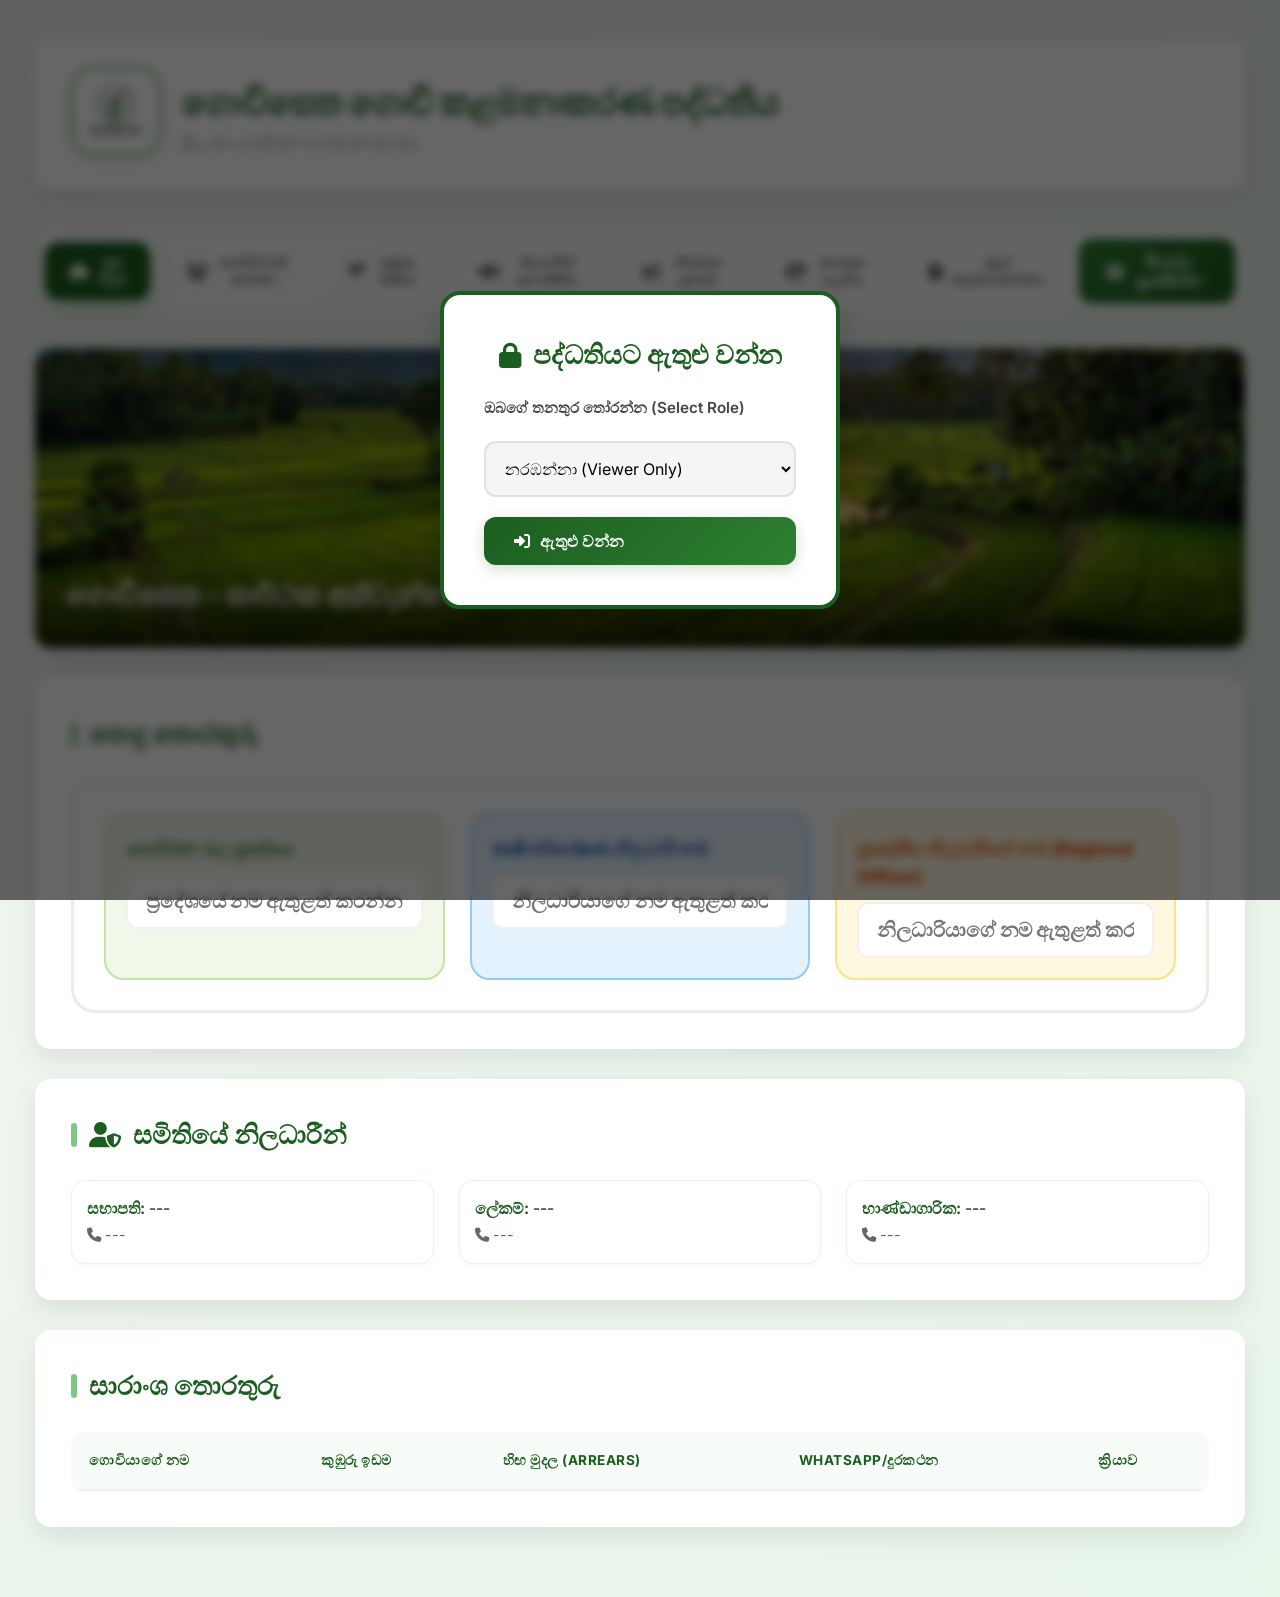
<file: index.html>
<!DOCTYPE html>
<html lang="si">
<head>
  <meta charset="UTF-8">
  <meta name="viewport" content="width=device-width, initial-scale=1.0">
  <title>ගොවියාගේ විස්තර - Goviyage Wisthara</title>
  <link rel="stylesheet" href="style.css">
  <link rel="stylesheet" href="https://cdnjs.cloudflare.com/ajax/libs/font-awesome/6.4.0/css/all.min.css">
  <link href="https://fonts.googleapis.com/css2?family=Inter:wght@400;600;700&family=Noto+Sans+Sinhala:wght@400;700&display=swap" rel="stylesheet">
  <link rel="icon" id="dynamic-favicon" href="logo.png">
  <link rel="manifest" href="manifest.json">
  <meta name="apple-mobile-web-app-capable" content="yes">
  <meta name="apple-mobile-web-app-status-bar-style" content="black-translucent">
  <meta name="theme-color" content="#1b5e20">
  <link rel="apple-touch-icon" href="logo.png">
  <style>
    body { font-family: 'Inter', 'Noto Sans Sinhala', sans-serif; }
  </style>
</head>
<body>
  <!-- Login Modal -->
  <div id="login-modal" class="modal" style="display: none;">
    <div class="modal-content">
      <h2><i class="fas fa-lock"></i> පද්ධතියට ඇතුළු වන්න</h2>
      <div class="form-group" style="text-align: left;">
        <label>ඔබගේ තනතුර තෝරන්න (Select Role)</label>
        <select id="role-select" class="login-input">
          <option value="viewer">නරඹන්නා (Viewer Only)</option>
          <option value="treasurer">භාණ්ඩාගාරික (Treasurer)</option>
          <option value="admin">ප්‍රධාන පරිපාලක (Admin / President)</option>
        </select>
      </div>
      <div class="form-group" id="password-group" style="display: none; text-align: left; margin-top: 15px;">
        <label>මුරපදය (Password)</label>
        <input type="password" id="login-password" class="login-input" placeholder="මුරපදය ඇතුළත් කරන්න">
      </div>
      <button id="login-btn" class="btn-primary" style="width: 100%; margin-top: 20px;"><i class="fas fa-sign-in-alt"></i> ඇතුළු වන්න</button>
    </div>
  </div>

  <div class="container">
    <header>
      <div class="logo-section">
        <label for="logo-upload" style="cursor: pointer;">
          <img id="logo-preview" src="logo.png" alt="Logo">
          <input type="file" id="logo-upload" accept="image/*" style="display: none;">
        </label>
        <div class="header-info">
          <h1 id="header-title">ගොවිසෙත ගොවි කළමනාකරණ පද්ධතිය</h1>
          <p>ශ්‍රී ලංකා ගොවිජන සංවර්ධන ද්වාරය</p>
        </div>
      </div>
      <div class="header-right" id="header-action-area" style="display: flex; gap: 10px; align-items: center;">
        <button id="logout-btn" class="btn-primary" style="background: #e53935; display: none; padding: 10px 15px; font-size: 0.9rem;"><i class="fas fa-sign-out-alt"></i></button>
      </div>
    </header>

    <nav>
      <button class="nav-btn active" data-section="home"><i class="fas fa-home"></i> මුල් පිටුව</button>
      <button class="nav-btn" data-section="farmers"><i class="fas fa-users"></i> ගොවීන් එක් කරන්න</button>
      <button class="nav-btn" data-section="paddy"><i class="fas fa-seedling"></i> කුඹුරු විස්තර</button>
      <button class="nav-btn" data-section="society"><i class="fas fa-handshake"></i> නිලධාරීන් සහ සමිතිය</button>
      <button class="nav-btn" data-section="notices"><i class="fas fa-bullhorn"></i> නිවේදන පුවරුව</button>
      <button class="nav-btn" data-section="gallery"><i class="fas fa-images"></i> ඡායාරූප ගැලරිය</button>
      <button class="nav-btn" data-section="finance"><i class="fas fa-file-invoice-dollar"></i> මුදල් කළමනාකරණය</button>
      <button id="save-all-btn" class="btn-primary save-nav-btn admin-only"><i class="fas fa-save"></i> සියල්ල සුරකින්න</button>
    </nav>

    <!-- Home Section -->
    <section id="home" class="section active">
      <div class="hero-section">
        <img src="paddy_field.png" alt="Paddy Field" class="hero-img">
        <div class="hero-overlay">
          <h2>ගොවිසෙත - සාර්ථක අස්වැන්නක මග</h2>
        </div>
      </div>
      <div class="card">
        <h2>පොදු තොරතුරු</h2>
        <div class="form-grid info-highlight-grid">
          <div class="form-group highlight-box area-box">
            <label class="color-label">ගොවිජන බල ප්‍රදේශය</label>
            <input type="text" id="area-input" class="color-input" placeholder="ප්‍රදේශයේ නම ඇතුළත් කරන්න">
          </div>
          <div class="form-group highlight-box officer-box">
            <label class="color-label">කෘෂි පර්යේෂණ නිලධාරී නම</label>
            <input type="text" id="officer-name" class="color-input" placeholder="නිලධාරියාගේ නම ඇතුළත් කරන්න">
          </div>
          <div class="form-group highlight-box owner-box">
            <label class="color-label">ප්‍රාදේශීය නිලධාරීගේ නම (Regional Officer)</label>
            <input type="text" id="owner-name" class="color-input" placeholder="නිලධාරියාගේ නම ඇතුළත් කරන්න">
          </div>
        </div>
      </div>
      <div class="card">
        <h2><i class="fas fa-user-shield"></i> සමිතියේ නිලධාරීන්</h2>
        <div id="officers-summary" class="form-grid">
           <!-- Officers will be listed here with WhatsApp -->
        </div>
      </div>
      <div class="card">
        <h2>සාරාංශ තොරතුරු</h2>
        <table id="summary-table">
          <thead>
            <tr>
              <th>ගොවියාගේ නම</th>
              <th>කුඹුරු ඉඩම</th>
              <th>හිඟ මුදල (Arrears)</th>
              <th>WhatsApp/දුරකථන</th>
              <th class="action-col admin-only">ක්‍රියාව</th>
            </tr>
          </thead>
          <tbody id="summary-list">
            <!-- Summary rows will be added here -->
          </tbody>
        </table>
      </div>
    </section>

    <!-- Farmers Management Section -->
    <section id="farmers" class="section">
      <div class="card">
        <h2><i class="fas fa-search"></i> ගොවීන් සොයන්න (සොයා බැලීම)</h2>
        <div class="form-group">
          <label>ගොවියාගේ නම, හැඳුනුම්පත් අංකය හෝ කුඹුරේ නම ඇතුළත් කරන්න</label>
          <div style="position: relative;">
            <input type="text" id="farmer-search" placeholder="සෙවීමට මෙහි ටයිප් කරන්න...">
            <div id="search-results" class="search-suggestions" style="display: none;"></div>
          </div>
        </div>
      </div>
      <div class="card admin-only">
        <h2 id="form-title">ගොවි විස්තර පෝරමය</h2>
        <form id="farmer-form">
          <input type="hidden" id="f-id">
          <div class="form-grid">
            <div class="form-group">
              <label>ගොවියාගේ නම (Nama)</label>
              <input type="text" id="f-name" required placeholder="සම්පූර්ණ නම">
            </div>
            <div class="form-group">
              <label>උපන් දිනය (Upandinaya)</label>
              <input type="date" id="f-dob" required>
            </div>
            <div class="form-group">
              <label>හැඳුනුම්පත් අංකය (Hadunumpath ankaya)</label>
              <input type="text" id="f-nic" required placeholder="NIC අංකය">
            </div>
            <div class="form-group">
              <label>ලිපිනය (Lipinaya)</label>
              <input type="text" id="f-address" required placeholder="නිවසේ ලිපිනය">
            </div>
            <div class="form-group">
              <label>WhatsApp / දුරකථන අංකය (ප්‍රධාන)</label>
              <input type="tel" id="f-tel-main" required placeholder="07xxxxxxxx">
            </div>
            <div class="form-group">
              <label>විකල්ප දුරකථන අංක 1</label>
              <input type="tel" id="f-tel-1" placeholder="ඇත්නම් පමණක්">
            </div>
            <div class="form-group">
              <label>වාර්ෂික සමාජික ගාස්තුව (Rs.)</label>
              <input type="number" id="f-membership-fee" value="120" placeholder="උදා: 120">
            </div>
            <div class="form-group" style="grid-column: span 2;">
              <label>ගෙවූ වසරවල් (කොමා මගින් වෙන් කරන්න)</label>
              <input type="text" id="f-paid-years" placeholder="උදා: 2022, 2023, 2024">
            </div>
            <div class="form-group" style="grid-column: span 1;">
              <label>බැංකුවේ නම</label>
              <input type="text" id="f-bank-name" placeholder="බැංකුවේ නම">
            </div>
            <div class="form-group">
              <label>බැංකු ශාඛාව (Shakawa)</label>
              <input type="text" id="f-bank-branch" placeholder="ශාඛාව">
            </div>
            <div class="form-group">
              <label>ගිණුම් අංකය (Ginum ankaya)</label>
              <input type="text" id="f-bank-acc" placeholder="ගිණුම් අංකය">
            </div>
            <div class="form-group">
              <label>බැංකු හැඳුනුම් අංකය</label>
              <input type="text" id="f-bank-id" placeholder="Bank ID">
            </div>
          </div>
          <button type="submit" id="farmer-submit-btn" class="btn-primary" style="margin-top: 20px;"><i class="fas fa-plus"></i> ගොවි ගිණුම එක් කරන්න</button>
          <button type="button" id="clear-form-btn" class="btn-primary" style="margin-top: 20px; background: #666; display: none;"><i class="fas fa-times"></i> පිරිසිදු කරන්න</button>
        </form>
      </div>
    </section>

    <!-- Paddy Fields Section -->
    <section id="paddy" class="section">
      <div class="card admin-only">
        <h2>කුඹුරු ඉඩම් තොරතුරු</h2>
        <div class="form-grid">
           <div class="form-group">
              <label>ගොවියා තෝරන්න</label>
              <select id="paddy-farmer-select">
                <option value="">ගොවියෙකු තෝරන්න</option>
              </select>
            </div>
            <div class="form-group">
              <label>කුඹුරේ නම (Kubure Nama)</label>
              <input type="text" id="p-name" placeholder="කුඹුරේ නම ඇතුළත් කරන්න">
            </div>
            <div class="form-group">
              <label>ප්‍රමාණය (Kubure Pramanaya)</label>
              <input type="text" id="p-size" placeholder="උදා: අක්කර 2">
            </div>
            <div class="form-group">
              <label>වී වර්ගය (Wee wargaya)</label>
              <input type="text" id="p-variety" placeholder="උදා: කීරි සම්බා">
            </div>
        </div>
        <button id="add-paddy-btn" class="btn-primary" style="margin-top: 20px;"><i class="fas fa-seedling"></i> කුඹුරු විස්තර සුරකින්න</button>
      </div>
    </section>

    <!-- Society Section -->
    <section id="society" class="section">
      <div class="card">
        <h2>සමිතිය සහ නිලධාරීන්</h2>
        <div class="form-grid">
          <div class="form-group">
            <label>සභාපති (Sabhapathi) නම</label>
            <input type="text" id="soc-pres-name">
            <label>WhatsApp අංකය</label>
            <input type="tel" id="soc-pres-tel">
          </div>
          <div class="form-group">
            <label>ලේකම් (Lekam) නම</label>
            <input type="text" id="soc-sec-name">
            <label>WhatsApp අංකය</label>
            <input type="tel" id="soc-sec-tel">
          </div>
          <div class="form-group">
            <label>භාණ්ඩාගාරික (Bhamdagari) නම</label>
            <input type="text" id="soc-tre-name">
            <label>WhatsApp අංකය</label>
            <input type="tel" id="soc-tre-tel">
          </div>
        </div>
      </div>
    </section>

    <!-- Notices Section -->
    <section id="notices" class="section">
      <div class="card admin-only">
        <h2>නිවේදනයක් නිර්මාණය කරන්න (Denweem Puwaruwa)</h2>
        <div class="form-group">
          <label>පණිවිඩය</label>
          <textarea id="notice-msg" rows="4" placeholder="ගොවීන්/නිලධාරීන් සඳහා පණිවිඩයක් ලියන්න..."></textarea>
        </div>
        <div style="display: flex; gap: 10px; margin-top: 15px; flex-wrap: wrap;">
          <button id="send-all-wa" class="btn-whatsapp"><i class="fab fa-whatsapp"></i> සියල්ලන්ටම යවන්න (WhatsApp)</button>
          <button id="send-officers-wa" class="btn-whatsapp" style="background: #128C73;"><i class="fab fa-whatsapp"></i> නිලධාරීන්ට යවන්න</button>
          <button id="post-notice" class="btn-primary" style="background: #007bff;"><i class="fas fa-thumbtack"></i> පුවරුවේ පළ කරන්න</button>
        </div>
      </div>
      <div class="card">
        <h2>මෑතකදී පළ කළ නිවේදන</h2>
        <div id="notice-list" class="notice-board">
          <!-- Notices here -->
        </div>
      </div>
    </section>

    <!-- Gallery Section -->
    <section id="gallery" class="section">
      <div class="card admin-only">
        <h2>ඡායාරූප ගැලරිය (සමරු ඡායාරූප)</h2>
        <div class="form-grid">
          <div class="form-group">
            <label>ඡායාරූපය තෝරන්න</label>
            <input type="file" id="gal-photo" accept="image/*">
          </div>
          <div class="form-group">
            <label>උත්සවයේ නම (Uthsawaye Nama)</label>
            <input type="text" id="gal-event" placeholder="උත්සවයේ නම">
          </div>
          <div class="form-group">
            <label>දිනය (Dinaya)</label>
            <input type="date" id="gal-date">
          </div>
        </div>
        <button id="upload-gal-btn" class="btn-primary" style="margin-top: 20px;"><i class="fas fa-upload"></i> ගැලරියට එක් කරන්න</button>
      </div>
      <div class="gallery-grid" id="gallery-container">
        <!-- Gallery items here -->
      </div>
    </section>

    <!-- Finance Section -->
    <section id="finance" class="section">
      <div class="card finance-only">
        <h2><i class="fas fa-hand-holding-usd"></i> ආදායම් සහ වියදම් කළමනාකරණය</h2>
        <div class="form-grid">
          <div class="card" style="padding: 20px; border: 1px solid #e1e1e1;">
            <h3>ආදායම එක් කරන්න</h3>
            <div class="form-group">
              <label>මූලාශ්‍රය</label>
              <select id="inc-source">
                <option value="Fuel Tank">තෙල් ටැංකියෙන් ලැබෙන මුදල</option>
                <option value="Contract">කොන්ත්‍රාත් වලින් ලැබෙන මුදල</option>
                <option value="Membership">සමාජික මුදල්</option>
                <option value="Interest">බැංකු පොලිය</option>
                <option value="Other">වෙනත්</option>
              </select>
            </div>
            <div class="form-group">
              <label>මුදල (Rs.)</label>
              <input type="number" id="inc-amount" placeholder="0.00">
            </div>
            <div class="form-group">
              <label>දිනය</label>
              <input type="date" id="inc-date">
            </div>
            <button id="add-income-btn" class="btn-primary" style="margin-top: 10px; width: 100%;"><i class="fas fa-plus"></i> ආදායම සුරකින්න</button>
          </div>

          <div class="card" style="padding: 20px; border: 1px solid #e1e1e1;">
            <h3>වියදම එක් කරන්න</h3>
            <div class="form-group">
              <label>වර්ගය</label>
              <select id="exp-category">
                <option value="Stationery">ලිපි ද්‍රව්‍ය (Stationery)</option>
                <option value="Books">පොත් (Books)</option>
                <option value="Pens">පෑන් (Pens)</option>
                <option value="Meetings">කන්න රැස්වීම් (Kanna resweem)</option>
                <option value="Pahanmadu">පහන්මඩු</option>
                <option value="Festival">අලුත් සහල් මංගල්‍යය</option>
                <option value="Donations">ආධාර/වෙනත් වියදම්</option>
              </select>
            </div>
            <div class="form-group">
              <label>මුදල (Rs.)</label>
              <input type="number" id="exp-amount" placeholder="0.00">
            </div>
            <div class="form-group">
              <label>දිනය</label>
              <input type="date" id="exp-date">
            </div>
            <button id="add-expense-btn" class="btn-primary" style="margin-top: 10px; width: 100%; background: #c62828;"><i class="fas fa-plus"></i> වියදම සුරකින්න</button>
          </div>
        </div>
      </div>

      <div class="card">
        <h2><i class="fas fa-chart-line"></i> මූල්‍ය සාරාංශය (2022 සිට)</h2>
        <div class="form-grid" style="margin-bottom: 20px;">
          <div class="highlight-box area-box" style="text-align: center;">
            <label>මුළු ආදායම</label>
            <div id="total-income" style="font-size: 1.5rem; font-weight: 800; color: #2e7d32;">Rs. 0.00</div>
          </div>
          <div class="highlight-box owner-box" style="text-align: center; border-color: #ef9a9a !important; background: #ffebee !important;">
            <label style="color: #c62828 !important;">මුළු වියදම</label>
            <div id="total-expense" style="font-size: 1.5rem; font-weight: 800; color: #c62828;">Rs. 0.00</div>
          </div>
          <div class="highlight-box officer-box" style="text-align: center;">
            <label>වර්තමාන ශේෂය</label>
            <div id="current-balance" style="font-size: 1.5rem; font-weight: 800; color: #1565c0;">Rs. 0.00</div>
          </div>
        </div>
        
        <div style="display: flex; gap: 20px; flex-wrap: wrap;">
          <div style="flex: 1; min-width: 300px;">
            <h3>මෑතකාලීන ගනුදෙනු</h3>
            <table id="finance-table">
              <thead>
                <tr>
                  <th>දිනය</th>
                  <th>විස්තරය</th>
                  <th>වර්ගය</th>
                  <th>මුදල</th>
                  <th class="finance-action-col finance-only">ක්‍රියාව</th>
                </tr>
              </thead>
              <tbody id="finance-list">
                <!-- Transactions will be added here -->
              </tbody>
            </table>
          </div>
        </div>
      </div>
    </section>
  </div>

  <script src="script.js"></script>
</body>
</html>
</file>
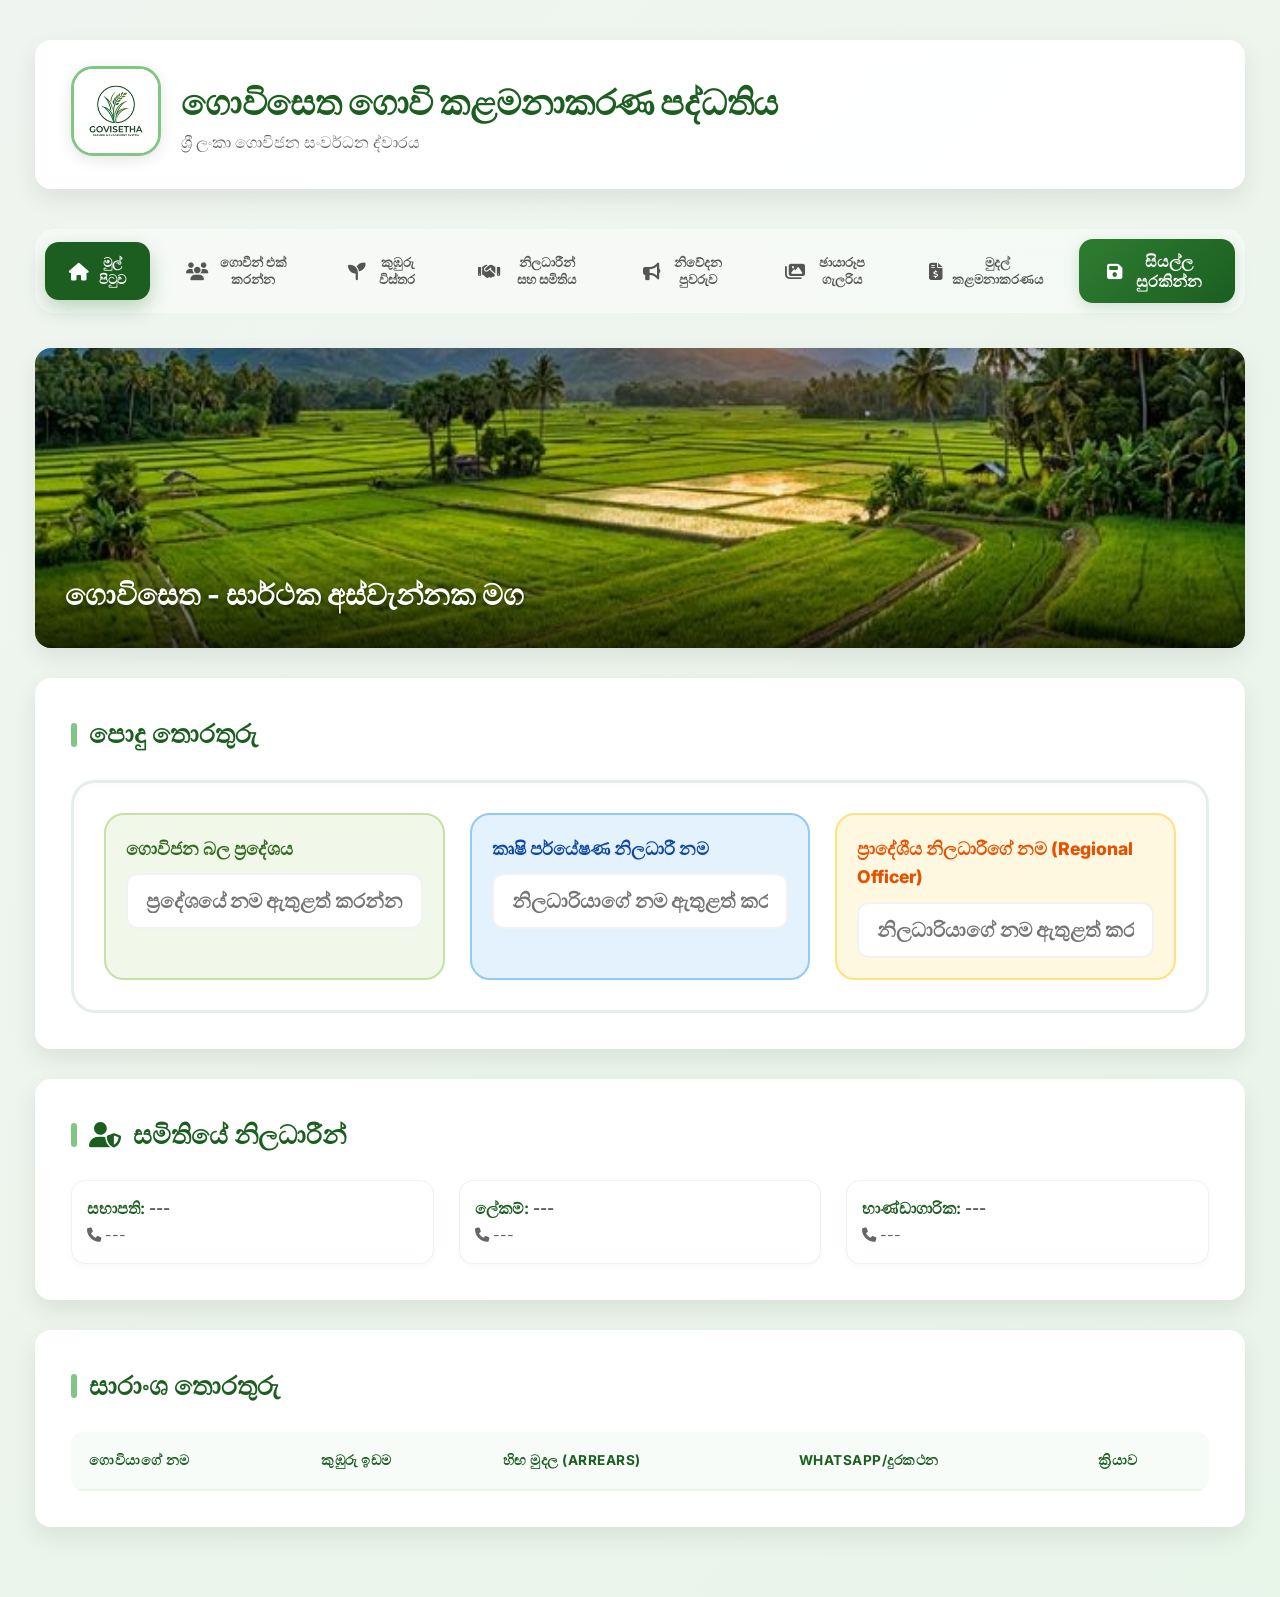
<file: Farmers Detail/index.html>
<!DOCTYPE html>
<html lang="si">
<head>
  <meta charset="UTF-8">
  <meta name="viewport" content="width=device-width, initial-scale=1.0">
  <title>ගොවියාගේ විස්තර - Goviyage Wisthara</title>
  <link rel="stylesheet" href="style.css">
  <link rel="stylesheet" href="https://cdnjs.cloudflare.com/ajax/libs/font-awesome/6.4.0/css/all.min.css">
  <link href="https://fonts.googleapis.com/css2?family=Inter:wght@400;600;700&family=Noto+Sans+Sinhala:wght@400;700&display=swap" rel="stylesheet">
  <link rel="icon" id="dynamic-favicon" href="logo.png">
  <link rel="manifest" href="manifest.json">
  <meta name="apple-mobile-web-app-capable" content="yes">
  <meta name="apple-mobile-web-app-status-bar-style" content="black-translucent">
  <meta name="theme-color" content="#1b5e20">
  <link rel="apple-touch-icon" href="logo.png">
  <style>
    body { font-family: 'Inter', 'Noto Sans Sinhala', sans-serif; }
  </style>
</head>
<body>
  <div class="container">
    <header>
      <div class="logo-section">
        <label for="logo-upload" style="cursor: pointer;">
          <img id="logo-preview" src="logo.png" alt="Logo">
          <input type="file" id="logo-upload" accept="image/*" style="display: none;">
        </label>
        <div class="header-info">
          <h1 id="header-title">ගොවිසෙත ගොවි කළමනාකරණ පද්ධතිය</h1>
          <p>ශ්‍රී ලංකා ගොවිජන සංවර්ධන ද්වාරය</p>
        </div>
      </div>
      <div class="header-right" id="header-action-area">
      </div>
    </header>

    <nav>
      <button class="nav-btn active" data-section="home"><i class="fas fa-home"></i> මුල් පිටුව</button>
      <button class="nav-btn" data-section="farmers"><i class="fas fa-users"></i> ගොවීන් එක් කරන්න</button>
      <button class="nav-btn" data-section="paddy"><i class="fas fa-seedling"></i> කුඹුරු විස්තර</button>
      <button class="nav-btn" data-section="society"><i class="fas fa-handshake"></i> නිලධාරීන් සහ සමිතිය</button>
      <button class="nav-btn" data-section="notices"><i class="fas fa-bullhorn"></i> නිවේදන පුවරුව</button>
      <button class="nav-btn" data-section="gallery"><i class="fas fa-images"></i> ඡායාරූප ගැලරිය</button>
      <button class="nav-btn" data-section="finance"><i class="fas fa-file-invoice-dollar"></i> මුදල් කළමනාකරණය</button>
      <button id="save-all-btn" class="btn-primary save-nav-btn"><i class="fas fa-save"></i> සියල්ල සුරකින්න</button>
    </nav>

    <!-- Home Section -->
    <section id="home" class="section active">
      <div class="hero-section">
        <img src="paddy_field.png" alt="Paddy Field" class="hero-img">
        <div class="hero-overlay">
          <h2>ගොවිසෙත - සාර්ථක අස්වැන්නක මග</h2>
        </div>
      </div>
      <div class="card">
        <h2>පොදු තොරතුරු</h2>
        <div class="form-grid info-highlight-grid">
          <div class="form-group highlight-box area-box">
            <label class="color-label">ගොවිජන බල ප්‍රදේශය</label>
            <input type="text" id="area-input" class="color-input" placeholder="ප්‍රදේශයේ නම ඇතුළත් කරන්න">
          </div>
          <div class="form-group highlight-box officer-box">
            <label class="color-label">කෘෂි පර්යේෂණ නිලධාරී නම</label>
            <input type="text" id="officer-name" class="color-input" placeholder="නිලධාරියාගේ නම ඇතුළත් කරන්න">
          </div>
          <div class="form-group highlight-box owner-box">
            <label class="color-label">ප්‍රාදේශීය නිලධාරීගේ නම (Regional Officer)</label>
            <input type="text" id="owner-name" class="color-input" placeholder="නිලධාරියාගේ නම ඇතුළත් කරන්න">
          </div>
        </div>
      </div>
      <div class="card">
        <h2><i class="fas fa-user-shield"></i> සමිතියේ නිලධාරීන්</h2>
        <div id="officers-summary" class="form-grid">
           <!-- Officers will be listed here with WhatsApp -->
        </div>
      </div>
      <div class="card">
        <h2>සාරාංශ තොරතුරු</h2>
        <table id="summary-table">
          <thead>
            <tr>
              <th>ගොවියාගේ නම</th>
              <th>කුඹුරු ඉඩම</th>
              <th>හිඟ මුදල (Arrears)</th>
              <th>WhatsApp/දුරකථන</th>
              <th>ක්‍රියාව</th>
            </tr>
          </thead>
          <tbody id="summary-list">
            <!-- Summary rows will be added here -->
          </tbody>
        </table>
      </div>
    </section>

    <!-- Farmers Management Section -->
    <section id="farmers" class="section">
      <div class="card">
        <h2><i class="fas fa-search"></i> ගොවීන් සොයන්න (සොයා බැලීම)</h2>
        <div class="form-group">
          <label>ගොවියාගේ නම, හැඳුනුම්පත් අංකය හෝ කුඹුරේ නම ඇතුළත් කරන්න</label>
          <div style="position: relative;">
            <input type="text" id="farmer-search" placeholder="සෙවීමට මෙහි ටයිප් කරන්න...">
            <div id="search-results" class="search-suggestions" style="display: none;"></div>
          </div>
        </div>
      </div>
      <div class="card">
        <h2 id="form-title">ගොවි විස්තර පෝරමය</h2>
        <form id="farmer-form">
          <input type="hidden" id="f-id">
          <div class="form-grid">
            <div class="form-group">
              <label>ගොවියාගේ නම (Nama)</label>
              <input type="text" id="f-name" required placeholder="සම්පූර්ණ නම">
            </div>
            <div class="form-group">
              <label>උපන් දිනය (Upandinaya)</label>
              <input type="date" id="f-dob" required>
            </div>
            <div class="form-group">
              <label>හැඳුනුම්පත් අංකය (Hadunumpath ankaya)</label>
              <input type="text" id="f-nic" required placeholder="NIC අංකය">
            </div>
            <div class="form-group">
              <label>ලිපිනය (Lipinaya)</label>
              <input type="text" id="f-address" required placeholder="නිවසේ ලිපිනය">
            </div>
            <div class="form-group">
              <label>WhatsApp / දුරකථන අංකය (ප්‍රධාන)</label>
              <input type="tel" id="f-tel-main" required placeholder="07xxxxxxxx">
            </div>
            <div class="form-group">
              <label>විකල්ප දුරකථන අංක 1</label>
              <input type="tel" id="f-tel-1" placeholder="ඇත්නම් පමණක්">
            </div>
            <div class="form-group">
              <label>වාර්ෂික සමාජික ගාස්තුව (Rs.)</label>
              <input type="number" id="f-membership-fee" value="120" placeholder="උදා: 120">
            </div>
            <div class="form-group" style="grid-column: span 2;">
              <label>ගෙවූ වසරවල් (කොමා මගින් වෙන් කරන්න)</label>
              <input type="text" id="f-paid-years" placeholder="උදා: 2022, 2023, 2024">
            </div>
            <div class="form-group" style="grid-column: span 1;">
              <label>බැංකුවේ නම</label>
              <input type="text" id="f-bank-name" placeholder="බැංකුවේ නම">
            </div>
            <div class="form-group">
              <label>බැංකු ශාඛාව (Shakawa)</label>
              <input type="text" id="f-bank-branch" placeholder="ශාඛාව">
            </div>
            <div class="form-group">
              <label>ගිණුම් අංකය (Ginum ankaya)</label>
              <input type="text" id="f-bank-acc" placeholder="ගිණුම් අංකය">
            </div>
            <div class="form-group">
              <label>බැංකු හැඳුනුම් අංකය</label>
              <input type="text" id="f-bank-id" placeholder="Bank ID">
            </div>
          </div>
          <button type="submit" id="farmer-submit-btn" class="btn-primary" style="margin-top: 20px;"><i class="fas fa-plus"></i> ගොවි ගිණුම එක් කරන්න</button>
          <button type="button" id="clear-form-btn" class="btn-primary" style="margin-top: 20px; background: #666; display: none;"><i class="fas fa-times"></i> පිරිසිදු කරන්න</button>
        </form>
      </div>
    </section>

    <!-- Paddy Fields Section -->
    <section id="paddy" class="section">
      <div class="card">
        <h2>කුඹුරු ඉඩම් තොරතුරු</h2>
        <div class="form-grid">
           <div class="form-group">
              <label>ගොවියා තෝරන්න</label>
              <select id="paddy-farmer-select">
                <option value="">ගොවියෙකු තෝරන්න</option>
              </select>
            </div>
            <div class="form-group">
              <label>කුඹුරේ නම (Kubure Nama)</label>
              <input type="text" id="p-name" placeholder="කුඹුරේ නම ඇතුළත් කරන්න">
            </div>
            <div class="form-group">
              <label>ප්‍රමාණය (Kubure Pramanaya)</label>
              <input type="text" id="p-size" placeholder="උදා: අක්කර 2">
            </div>
            <div class="form-group">
              <label>වී වර්ගය (Wee wargaya)</label>
              <input type="text" id="p-variety" placeholder="උදා: කීරි සම්බා">
            </div>
        </div>
        <button id="add-paddy-btn" class="btn-primary" style="margin-top: 20px;"><i class="fas fa-seedling"></i> කුඹුරු විස්තර සුරකින්න</button>
      </div>
    </section>

    <!-- Society Section -->
    <section id="society" class="section">
      <div class="card">
        <h2>සමිතිය සහ නිලධාරීන්</h2>
        <div class="form-grid">
          <div class="form-group">
            <label>සභාපති (Sabhapathi) නම</label>
            <input type="text" id="soc-pres-name">
            <label>WhatsApp අංකය</label>
            <input type="tel" id="soc-pres-tel">
          </div>
          <div class="form-group">
            <label>ලේකම් (Lekam) නම</label>
            <input type="text" id="soc-sec-name">
            <label>WhatsApp අංකය</label>
            <input type="tel" id="soc-sec-tel">
          </div>
          <div class="form-group">
            <label>භාණ්ඩාගාරික (Bhamdagari) නම</label>
            <input type="text" id="soc-tre-name">
            <label>WhatsApp අංකය</label>
            <input type="tel" id="soc-tre-tel">
          </div>
        </div>
      </div>
    </section>

    <!-- Notices Section -->
    <section id="notices" class="section">
      <div class="card">
        <h2>නිවේදනයක් නිර්මාණය කරන්න (Denweem Puwaruwa)</h2>
        <div class="form-group">
          <label>පණිවිඩය</label>
          <textarea id="notice-msg" rows="4" placeholder="ගොවීන්/නිලධාරීන් සඳහා පණිවිඩයක් ලියන්න..."></textarea>
        </div>
        <div style="display: flex; gap: 10px; margin-top: 15px; flex-wrap: wrap;">
          <button id="send-all-wa" class="btn-whatsapp"><i class="fab fa-whatsapp"></i> සියල්ලන්ටම යවන්න (WhatsApp)</button>
          <button id="send-officers-wa" class="btn-whatsapp" style="background: #128C73;"><i class="fab fa-whatsapp"></i> නිලධාරීන්ට යවන්න</button>
          <button id="post-notice" class="btn-primary" style="background: #007bff;"><i class="fas fa-thumbtack"></i> පුවරුවේ පළ කරන්න</button>
        </div>
      </div>
      <div class="card">
        <h2>මෑතකදී පළ කළ නිවේදන</h2>
        <div id="notice-list" class="notice-board">
          <!-- Notices here -->
        </div>
      </div>
    </section>

    <!-- Gallery Section -->
    <section id="gallery" class="section">
      <div class="card">
        <h2>ඡායාරූප ගැලරිය (සමරු ඡායාරූප)</h2>
        <div class="form-grid">
          <div class="form-group">
            <label>ඡායාරූපය තෝරන්න</label>
            <input type="file" id="gal-photo" accept="image/*">
          </div>
          <div class="form-group">
            <label>උත්සවයේ නම (Uthsawaye Nama)</label>
            <input type="text" id="gal-event" placeholder="උත්සවයේ නම">
          </div>
          <div class="form-group">
            <label>දිනය (Dinaya)</label>
            <input type="date" id="gal-date">
          </div>
        </div>
        <button id="upload-gal-btn" class="btn-primary" style="margin-top: 20px;"><i class="fas fa-upload"></i> ගැලරියට එක් කරන්න</button>
      </div>
      <div class="gallery-grid" id="gallery-container">
        <!-- Gallery items here -->
      </div>
    </section>

    <!-- Finance Section -->
    <section id="finance" class="section">
      <div class="card">
        <h2><i class="fas fa-hand-holding-usd"></i> ආදායම් සහ වියදම් කළමනාකරණය</h2>
        <div class="form-grid">
          <div class="card" style="padding: 20px; border: 1px solid #e1e1e1;">
            <h3>ආදායම එක් කරන්න</h3>
            <div class="form-group">
              <label>මූලාශ්‍රය</label>
              <select id="inc-source">
                <option value="Fuel Tank">තෙල් ටැංකියෙන් ලැබෙන මුදල</option>
                <option value="Contract">කොන්ත්‍රාත් වලින් ලැබෙන මුදල</option>
                <option value="Membership">සමාජික මුදල්</option>
                <option value="Interest">බැංකු පොලිය</option>
                <option value="Other">වෙනත්</option>
              </select>
            </div>
            <div class="form-group">
              <label>මුදල (Rs.)</label>
              <input type="number" id="inc-amount" placeholder="0.00">
            </div>
            <div class="form-group">
              <label>දිනය</label>
              <input type="date" id="inc-date">
            </div>
            <button id="add-income-btn" class="btn-primary" style="margin-top: 10px; width: 100%;"><i class="fas fa-plus"></i> ආදායම සුරකින්න</button>
          </div>

          <div class="card" style="padding: 20px; border: 1px solid #e1e1e1;">
            <h3>වියදම එක් කරන්න</h3>
            <div class="form-group">
              <label>වර්ගය</label>
              <select id="exp-category">
                <option value="Stationery">ලිපි ද්‍රව්‍ය (Stationery)</option>
                <option value="Books">පොත් (Books)</option>
                <option value="Pens">පෑන් (Pens)</option>
                <option value="Meetings">කන්න රැස්වීම් (Kanna resweem)</option>
                <option value="Pahanmadu">පහන්මඩු</option>
                <option value="Festival">අලුත් සහල් මංගල්‍යය</option>
                <option value="Donations">ආධාර/වෙනත් වියදම්</option>
              </select>
            </div>
            <div class="form-group">
              <label>මුදල (Rs.)</label>
              <input type="number" id="exp-amount" placeholder="0.00">
            </div>
            <div class="form-group">
              <label>දිනය</label>
              <input type="date" id="exp-date">
            </div>
            <button id="add-expense-btn" class="btn-primary" style="margin-top: 10px; width: 100%; background: #c62828;"><i class="fas fa-plus"></i> වියදම සුරකින්න</button>
          </div>
        </div>
      </div>

      <div class="card">
        <h2><i class="fas fa-chart-line"></i> මූල්‍ය සාරාංශය (2022 සිට)</h2>
        <div class="form-grid" style="margin-bottom: 20px;">
          <div class="highlight-box area-box" style="text-align: center;">
            <label>මුළු ආදායම</label>
            <div id="total-income" style="font-size: 1.5rem; font-weight: 800; color: #2e7d32;">Rs. 0.00</div>
          </div>
          <div class="highlight-box owner-box" style="text-align: center; border-color: #ef9a9a !important; background: #ffebee !important;">
            <label style="color: #c62828 !important;">මුළු වියදම</label>
            <div id="total-expense" style="font-size: 1.5rem; font-weight: 800; color: #c62828;">Rs. 0.00</div>
          </div>
          <div class="highlight-box officer-box" style="text-align: center;">
            <label>වර්තමාන ශේෂය</label>
            <div id="current-balance" style="font-size: 1.5rem; font-weight: 800; color: #1565c0;">Rs. 0.00</div>
          </div>
        </div>
        
        <div style="display: flex; gap: 20px; flex-wrap: wrap;">
          <div style="flex: 1; min-width: 300px;">
            <h3>මෑතකාලීන ගනුදෙනු</h3>
            <table id="finance-table">
              <thead>
                <tr>
                  <th>දිනය</th>
                  <th>විස්තරය</th>
                  <th>වර්ගය</th>
                  <th>මුදල</th>
                  <th>ක්‍රියාව</th>
                </tr>
              </thead>
              <tbody id="finance-list">
                <!-- Transactions will be added here -->
              </tbody>
            </table>
          </div>
        </div>
      </div>
    </section>
  </div>

  <script src="script.js"></script>
</body>
</html>
</file>
<file: style.css>
:root {
  --primary-color: #1b5e20;
  --secondary-color: hwb(123 18% 50%);
  --accent-color: #81c784;
  --bg-color: #f0f4f0;
  --card-bg: rgba(255, 255, 255, 0.95);
  --text-color: #1a1a1a;
  --border-radius: 16px;
  --box-shadow: 0 10px 25px rgba(0,0,0,0.08);
  --transition: all 0.4s cubic-bezier(0.4, 0, 0.2, 1);
}

/* Login Modal */
.modal {
  display: flex;
  position: fixed;
  z-index: 1000;
  left: 0;
  top: 0;
  width: 100%;
  height: 100%;
  background-color: rgba(0,0,0,0.6);
  justify-content: center;
  align-items: center;
  backdrop-filter: blur(5px);
}

.modal-content {
  background: white;
  padding: 40px;
  border-radius: 20px;
  width: 90%;
  max-width: 400px;
  box-shadow: 0 15px 35px rgba(0,0,0,0.2);
  text-align: center;
  border: 4px solid var(--primary-color);
}

.modal-content h2 {
  justify-content: center;
  margin-bottom: 20px;
}
.modal-content h2::before { display: none; }

.login-input {
  width: 100%;
  padding: 15px;
  margin-top: 10px;
  background: #f5f5f5;
  border: 2px solid #e1e1e1;
  border-radius: 12px;
  font-size: 1rem;
}
.login-input:focus {
  border-color: var(--accent-color);
  outline: none;
}

.hero-section {
    position: relative;
    width: 100%;
    height: 300px;
    border-radius: var(--border-radius);
    overflow: hidden;
    margin-bottom: 30px;
    box-shadow: var(--box-shadow);
}

.hero-img {
    width: 100%;
    height: 100%;
    object-fit: cover;
}

.hero-overlay {
    position: absolute;
    bottom: 0;
    left: 0;
    right: 0;
    padding: 30px;
    background: linear-gradient(to top, rgba(0,0,0,0.7), transparent);
    color: white;
}

.hero-overlay h2 {
    color: white !important;
    font-size: 1.8rem;
    margin: 0;
    text-shadow: 0 2px 4px rgba(0,0,0,0.3);
}

.hero-overlay h2::before { display: none; }

.officer-item {
    background: #fff;
    padding: 15px;
    border-radius: 14px;
    display: flex;
    justify-content: space-between;
    align-items: center;
    border: 1px solid #e8f5e9;
    box-shadow: 0 2px 6px rgba(0,0,0,0.03);
}

.officer-info b { color: var(--primary-color); }
.officer-info span { font-size: 0.9rem; color: #666; }

* {
  box-sizing: border-box;
  margin: 0;
  padding: 0;
  font-family: 'Outfit', 'Inter', sans-serif;
}

body {
  background-image: linear-gradient(135deg, #f0f4f0 0%, #e8f5e9 100%);
  color: var(--text-color);
  line-height: 1.6;
  min-height: 100vh;
}

.container {
  max-width: 1250px;
  margin: 0 auto;
  padding: 40px 20px;
}

header {
  display: flex;
  justify-content: space-between;
  align-items: center;
  padding: 25px 35px;
  background: var(--card-bg);
  backdrop-filter: blur(10px);
  border-radius: var(--border-radius);
  margin-bottom: 40px;
  box-shadow: var(--box-shadow);
  border: 1px solid rgba(255,255,255,0.3);
}

.logo-section {
  display: flex;
  align-items: center;
  gap: 20px;
}

#logo-preview {
  width: 90px;
  height: 90px;
  border-radius: 22px;
  object-fit: cover;
  border: 3px solid var(--accent-color);
  background: #fff;
  box-shadow: 0 4px 15px rgba(0,0,0,0.1);
  transition: var(--transition);
}

#logo-preview:hover {
  transform: scale(1.05);
}

.header-info h1 {
  color: var(--primary-color);
  font-size: 2.2rem;
  font-weight: 800;
  letter-spacing: -0.5px;
}

.header-info p {
  color: #666;
  font-size: 1rem;
  font-weight: 500;
}

nav {
  display: flex;
  gap: 12px;
  margin-bottom: 35px;
  background: rgba(255,255,255,0.5);
  padding: 10px;
  border-radius: 20px;
  width: 100%;
  align-items: center;
}

nav button {
  padding: 12px 24px;
  border: none;
  background: transparent;
  color: #555;
  border-radius: 14px;
  cursor: pointer;
  font-weight: 600;
  transition: var(--transition);
  display: flex;
  align-items: center;
  gap: 10px;
}

nav button i {
  font-size: 1.1rem;
}

nav button:hover {
  background: rgba(255,255,255,0.8);
  color: var(--primary-color);
}

nav button.active {
  background: var(--primary-color);
  color: white;
  box-shadow: 0 8px 20px rgba(46, 125, 50, 0.3);
}

.save-nav-btn {
    margin-left: auto;
    background: linear-gradient(135deg, #2e7d32 0%, #1b5e20 100%) !important;
    color: white !important;
    padding: 12px 28px !important;
    border-radius: 14px !important;
    box-shadow: 0 4px 15px rgba(46, 125, 50, 0.2) !important;
}

.save-nav-btn:hover {
    transform: translateY(-2px);
    box-shadow: 0 8px 25px rgba(46, 125, 50, 0.3) !important;
}

.section {
  display: none;
  animation: slideUp 0.6s ease;
}

@keyframes slideUp {
  from { opacity: 0; transform: translateY(30px); }
  to { opacity: 1; transform: translateY(0); }
}

.section.active {
  display: block;
}

.card {
  background: var(--card-bg);
  padding: 35px;
  border-radius: var(--border-radius);
  box-shadow: var(--box-shadow);
  margin-bottom: 30px;
  border: 1px solid rgba(255,255,255,0.4);
}

h2 {
  color: var(--primary-color);
  margin-bottom: 25px;
  font-size: 1.6rem;
  font-weight: 700;
  display: flex;
  align-items: center;
  gap: 12px;
}

h2::before {
  content: '';
  width: 6px;
  height: 24px;
  background: var(--accent-color);
  border-radius: 10px;
}

.form-grid {
  display: grid;
  grid-template-columns: repeat(auto-fit, minmax(300px, 1fr));
  gap: 25px;
}

.form-group {
  display: flex;
  flex-direction: column;
  gap: 10px;
}

label {
  font-weight: 600;
  font-size: 0.95rem;
  color: #444;
}

input, select, textarea {
  padding: 14px 18px;
  border: 2px solid #e1e1e1;
  border-radius: 12px;
  font-size: 1rem;
  transition: var(--transition);
  background: #fdfdfd;
}

input:focus, select:focus, textarea:focus {
  outline: none;
  border-color: var(--accent-color);
  background: #fff;
  box-shadow: 0 0 0 4px rgba(129, 199, 132, 0.15);
}

.btn-primary {
  background: linear-gradient(135deg, var(--primary-color) 0%, var(--secondary-color) 100%);
  color: white;
  padding: 14px 30px;
  border: none;
  border-radius: 12px;
  cursor: pointer;
  font-weight: 700;
  font-size: 1rem;
  transition: var(--transition);
  display: inline-flex;
  align-items: center;
  gap: 10px;
  box-shadow: 0 4px 15px rgba(27, 94, 32, 0.2);
}

.btn-primary:hover {
  transform: translateY(-2px);
  box-shadow: 0 8px 25px rgba(27, 94, 32, 0.3);
}

.btn-whatsapp {
  background: #25D366;
  color: white;
  padding: 10px 20px;
  text-decoration: none;
  border-radius: 12px;
  display: inline-flex;
  align-items: center;
  gap: 10px;
  font-weight: 600;
  transition: var(--transition);
}

.btn-whatsapp:hover {
  background: #128C7E;
  transform: translateY(-2px);
}

table {
  width: 100%;
  border-spacing: 0;
  margin-top: 25px;
  overflow: hidden;
  border-radius: 12px;
}

th, td {
  padding: 18px;
  text-align: left;
}

th {
  background: #f8fcf8;
  color: var(--primary-color);
  font-weight: 700;
  text-transform: uppercase;
  font-size: 0.85rem;
  letter-spacing: 0.5px;
  border-bottom: 2px solid #e8f5e9;
}

td {
  background: #fff;
  border-bottom: 1px solid #f0f0f0;
  font-weight: 500;
}

tr:last-child td {
  border-bottom: none;
}

.gallery-grid {
  display: grid;
  grid-template-columns: repeat(auto-fill, minmax(280px, 1fr));
  gap: 30px;
}

.gallery-item {
  background: white;
  border-radius: 20px;
  overflow: hidden;
  box-shadow: var(--box-shadow);
  transition: var(--transition);
  border: 1px solid rgba(0,0,0,0.05);
}

.gallery-item:hover {
  transform: translateY(-10px);
}

.gallery-item img {
  width: 100%;
  height: 220px;
  object-fit: cover;
}

.gallery-info {
  padding: 20px;
}

.gallery-info strong {
  font-size: 1.1rem;
  color: var(--primary-color);
  display: block;
  margin-bottom: 5px;
}

.notice-board {
  display: flex;
  flex-direction: column;
  gap: 20px;
}

.notice-item {
  padding: 20px;
  background: #fdfdfd;
  border-radius: 12px;
  border-left: 6px solid var(--accent-color);
  box-shadow: 0 4px 10px rgba(0,0,0,0.02);
  transition: var(--transition);
}

.notice-item:hover {
  background: #fff;
  transform: translateX(5px);
}

.notice-item small {
  color: #888;
  font-weight: 600;
  display: block;
  margin-bottom: 8px;
}

@media (max-width: 768px) {
  .header-info h1 {
    font-size: 1.6rem;
  }
  .container {
    padding: 20px 10px;
  }
  header {
    flex-direction: column;
    text-align: center;
    gap: 15px;
  }
  nav {
    flex-wrap: wrap;
  }
  .save-nav-btn {
    width: 100%;
    margin-top: 10px;
  }
}

/* Info Highlighting */
.info-highlight-grid {
    border: 3px solid rgba(27, 94, 32, 0.1);
    padding: 30px;
    border-radius: 24px;
    background: #fff;
    box-shadow: inset 0 2px 10px rgba(0,0,0,0.02);
}

.highlight-box {
    padding: 20px;
    border-radius: 20px;
    transition: var(--transition);
    border-width: 2px !important;
    border-style: solid !important;
}

.highlight-box:hover {
    transform: translateY(-5px);
    box-shadow: 0 10px 20px rgba(0,0,0,0.05);
}

.area-box { background: #f1f8e9; border-color: #c5e1a5; }
.officer-box { background: #e3f2fd; border-color: #90caf9; }
.owner-box { background: #fff8e1; border-color: #ffe082; }

.color-label {
    color: #33691e !important;
    font-weight: 800 !important;
    font-size: 1.1rem !important;
    text-shadow: 0 1px 2px rgba(0,0,0,0.04);
}

.officer-box .color-label { color: #0d47a1 !important; }
.owner-box .color-label { color: #e65100 !important; }

.color-input {
    font-weight: 800 !important;
    font-size: 1.25rem !important;
    color: #1b5e20 !important;
    background: white !important;
    border: 2px solid rgba(0,0,0,0.05) !important;
}

.officer-box .color-input { color: #1565c0 !important; }
.owner-box .color-input { color: #d84315 !important; }

/* Gallery Delete Button */
.gallery-item {
    position: relative;
}

.delete-gal-btn {
    position: absolute;
    top: 15px;
    right: 15px;
    background: #f44336;
    color: white;
    border: none;
    width: 40px;
    height: 40px;
    border-radius: 12px;
    cursor: pointer;
    opacity: 0;
    transition: var(--transition);
    z-index: 10;
    box-shadow: 0 4px 10px rgba(0,0,0,0.2);
    display: flex;
    align-items: center;
    justify-content: center;
    font-size: 1.2rem;
}

.gallery-item:hover .delete-gal-btn {
    opacity: 1;
}

.delete-gal-btn:hover {
    background: #d32f2f;
    transform: scale(1.1) rotate(90deg);
}
/* Search Suggestions */
.search-suggestions {
    position: absolute;
    top: 100%;
    left: 0;
    right: 0;
    background: white;
    border-radius: 12px;
    box-shadow: 0 10px 25px rgba(0,0,0,0.1);
    z-index: 100;
    max-height: 250px;
    overflow-y: auto;
    border: 1px solid #e1e1e1;
    margin-top: 5px;
}

.search-item {
    padding: 12px 18px;
    cursor: pointer;
    border-bottom: 1px solid #f0f0f0;
    transition: background 0.2s;
}

.search-item:last-child {
    border-bottom: none;
}

.search-item:hover {
    background: #f1f8e9;
}

.search-item strong {
    display: block;
    color: var(--primary-color);
}

.search-item small {
    color: #666;
}

.search-item .field-info {
    font-size: 0.8rem;
    color: #2e7d32;
    background: #e8f5e9;
    padding: 2px 6px;
    border-radius: 4px;
    margin-top: 4px;
    display: inline-block;
}
</file>
<file: Farmers Detail/style.css>
:root {
  --primary-color: #1b5e20;
  --secondary-color: hwb(123 18% 50%);
  --accent-color: #81c784;
  --bg-color: #f0f4f0;
  --card-bg: rgba(255, 255, 255, 0.95);
  --text-color: #1a1a1a;
  --border-radius: 16px;
  --box-shadow: 0 10px 25px rgba(0,0,0,0.08);
  --transition: all 0.4s cubic-bezier(0.4, 0, 0.2, 1);
}

.hero-section {
    position: relative;
    width: 100%;
    height: 300px;
    border-radius: var(--border-radius);
    overflow: hidden;
    margin-bottom: 30px;
    box-shadow: var(--box-shadow);
}

.hero-img {
    width: 100%;
    height: 100%;
    object-fit: cover;
}

.hero-overlay {
    position: absolute;
    bottom: 0;
    left: 0;
    right: 0;
    padding: 30px;
    background: linear-gradient(to top, rgba(0,0,0,0.7), transparent);
    color: white;
}

.hero-overlay h2 {
    color: white !important;
    font-size: 1.8rem;
    margin: 0;
    text-shadow: 0 2px 4px rgba(0,0,0,0.3);
}

.hero-overlay h2::before { display: none; }

.officer-item {
    background: #fff;
    padding: 15px;
    border-radius: 14px;
    display: flex;
    justify-content: space-between;
    align-items: center;
    border: 1px solid #e8f5e9;
    box-shadow: 0 2px 6px rgba(0,0,0,0.03);
}

.officer-info b { color: var(--primary-color); }
.officer-info span { font-size: 0.9rem; color: #666; }

* {
  box-sizing: border-box;
  margin: 0;
  padding: 0;
  font-family: 'Outfit', 'Inter', sans-serif;
}

body {
  background-image: linear-gradient(135deg, #f0f4f0 0%, #e8f5e9 100%);
  color: var(--text-color);
  line-height: 1.6;
  min-height: 100vh;
}

.container {
  max-width: 1250px;
  margin: 0 auto;
  padding: 40px 20px;
}

header {
  display: flex;
  justify-content: space-between;
  align-items: center;
  padding: 25px 35px;
  background: var(--card-bg);
  backdrop-filter: blur(10px);
  border-radius: var(--border-radius);
  margin-bottom: 40px;
  box-shadow: var(--box-shadow);
  border: 1px solid rgba(255,255,255,0.3);
}

.logo-section {
  display: flex;
  align-items: center;
  gap: 20px;
}

#logo-preview {
  width: 90px;
  height: 90px;
  border-radius: 22px;
  object-fit: cover;
  border: 3px solid var(--accent-color);
  background: #fff;
  box-shadow: 0 4px 15px rgba(0,0,0,0.1);
  transition: var(--transition);
}

#logo-preview:hover {
  transform: scale(1.05);
}

.header-info h1 {
  color: var(--primary-color);
  font-size: 2.2rem;
  font-weight: 800;
  letter-spacing: -0.5px;
}

.header-info p {
  color: #666;
  font-size: 1rem;
  font-weight: 500;
}

nav {
  display: flex;
  gap: 12px;
  margin-bottom: 35px;
  background: rgba(255,255,255,0.5);
  padding: 10px;
  border-radius: 20px;
  width: 100%;
  align-items: center;
}

nav button {
  padding: 12px 24px;
  border: none;
  background: transparent;
  color: #555;
  border-radius: 14px;
  cursor: pointer;
  font-weight: 600;
  transition: var(--transition);
  display: flex;
  align-items: center;
  gap: 10px;
}

nav button i {
  font-size: 1.1rem;
}

nav button:hover {
  background: rgba(255,255,255,0.8);
  color: var(--primary-color);
}

nav button.active {
  background: var(--primary-color);
  color: white;
  box-shadow: 0 8px 20px rgba(46, 125, 50, 0.3);
}

.save-nav-btn {
    margin-left: auto;
    background: linear-gradient(135deg, #2e7d32 0%, #1b5e20 100%) !important;
    color: white !important;
    padding: 12px 28px !important;
    border-radius: 14px !important;
    box-shadow: 0 4px 15px rgba(46, 125, 50, 0.2) !important;
}

.save-nav-btn:hover {
    transform: translateY(-2px);
    box-shadow: 0 8px 25px rgba(46, 125, 50, 0.3) !important;
}

.section {
  display: none;
  animation: slideUp 0.6s ease;
}

@keyframes slideUp {
  from { opacity: 0; transform: translateY(30px); }
  to { opacity: 1; transform: translateY(0); }
}

.section.active {
  display: block;
}

.card {
  background: var(--card-bg);
  padding: 35px;
  border-radius: var(--border-radius);
  box-shadow: var(--box-shadow);
  margin-bottom: 30px;
  border: 1px solid rgba(255,255,255,0.4);
}

h2 {
  color: var(--primary-color);
  margin-bottom: 25px;
  font-size: 1.6rem;
  font-weight: 700;
  display: flex;
  align-items: center;
  gap: 12px;
}

h2::before {
  content: '';
  width: 6px;
  height: 24px;
  background: var(--accent-color);
  border-radius: 10px;
}

.form-grid {
  display: grid;
  grid-template-columns: repeat(auto-fit, minmax(300px, 1fr));
  gap: 25px;
}

.form-group {
  display: flex;
  flex-direction: column;
  gap: 10px;
}

label {
  font-weight: 600;
  font-size: 0.95rem;
  color: #444;
}

input, select, textarea {
  padding: 14px 18px;
  border: 2px solid #e1e1e1;
  border-radius: 12px;
  font-size: 1rem;
  transition: var(--transition);
  background: #fdfdfd;
}

input:focus, select:focus, textarea:focus {
  outline: none;
  border-color: var(--accent-color);
  background: #fff;
  box-shadow: 0 0 0 4px rgba(129, 199, 132, 0.15);
}

.btn-primary {
  background: linear-gradient(135deg, var(--primary-color) 0%, var(--secondary-color) 100%);
  color: white;
  padding: 14px 30px;
  border: none;
  border-radius: 12px;
  cursor: pointer;
  font-weight: 700;
  font-size: 1rem;
  transition: var(--transition);
  display: inline-flex;
  align-items: center;
  gap: 10px;
  box-shadow: 0 4px 15px rgba(27, 94, 32, 0.2);
}

.btn-primary:hover {
  transform: translateY(-2px);
  box-shadow: 0 8px 25px rgba(27, 94, 32, 0.3);
}

.btn-whatsapp {
  background: #25D366;
  color: white;
  padding: 10px 20px;
  text-decoration: none;
  border-radius: 12px;
  display: inline-flex;
  align-items: center;
  gap: 10px;
  font-weight: 600;
  transition: var(--transition);
}

.btn-whatsapp:hover {
  background: #128C7E;
  transform: translateY(-2px);
}

table {
  width: 100%;
  border-spacing: 0;
  margin-top: 25px;
  overflow: hidden;
  border-radius: 12px;
}

th, td {
  padding: 18px;
  text-align: left;
}

th {
  background: #f8fcf8;
  color: var(--primary-color);
  font-weight: 700;
  text-transform: uppercase;
  font-size: 0.85rem;
  letter-spacing: 0.5px;
  border-bottom: 2px solid #e8f5e9;
}

td {
  background: #fff;
  border-bottom: 1px solid #f0f0f0;
  font-weight: 500;
}

tr:last-child td {
  border-bottom: none;
}

.gallery-grid {
  display: grid;
  grid-template-columns: repeat(auto-fill, minmax(280px, 1fr));
  gap: 30px;
}

.gallery-item {
  background: white;
  border-radius: 20px;
  overflow: hidden;
  box-shadow: var(--box-shadow);
  transition: var(--transition);
  border: 1px solid rgba(0,0,0,0.05);
}

.gallery-item:hover {
  transform: translateY(-10px);
}

.gallery-item img {
  width: 100%;
  height: 220px;
  object-fit: cover;
}

.gallery-info {
  padding: 20px;
}

.gallery-info strong {
  font-size: 1.1rem;
  color: var(--primary-color);
  display: block;
  margin-bottom: 5px;
}

.notice-board {
  display: flex;
  flex-direction: column;
  gap: 20px;
}

.notice-item {
  padding: 20px;
  background: #fdfdfd;
  border-radius: 12px;
  border-left: 6px solid var(--accent-color);
  box-shadow: 0 4px 10px rgba(0,0,0,0.02);
  transition: var(--transition);
}

.notice-item:hover {
  background: #fff;
  transform: translateX(5px);
}

.notice-item small {
  color: #888;
  font-weight: 600;
  display: block;
  margin-bottom: 8px;
}

@media (max-width: 768px) {
  .header-info h1 {
    font-size: 1.6rem;
  }
  .container {
    padding: 20px 10px;
  }
  header {
    flex-direction: column;
    text-align: center;
    gap: 15px;
  }
  nav {
    flex-wrap: wrap;
  }
  .save-nav-btn {
    width: 100%;
    margin-top: 10px;
  }
}

/* Info Highlighting */
.info-highlight-grid {
    border: 3px solid rgba(27, 94, 32, 0.1);
    padding: 30px;
    border-radius: 24px;
    background: #fff;
    box-shadow: inset 0 2px 10px rgba(0,0,0,0.02);
}

.highlight-box {
    padding: 20px;
    border-radius: 20px;
    transition: var(--transition);
    border-width: 2px !important;
    border-style: solid !important;
}

.highlight-box:hover {
    transform: translateY(-5px);
    box-shadow: 0 10px 20px rgba(0,0,0,0.05);
}

.area-box { background: #f1f8e9; border-color: #c5e1a5; }
.officer-box { background: #e3f2fd; border-color: #90caf9; }
.owner-box { background: #fff8e1; border-color: #ffe082; }

.color-label {
    color: #33691e !important;
    font-weight: 800 !important;
    font-size: 1.1rem !important;
    text-shadow: 0 1px 2px rgba(0,0,0,0.04);
}

.officer-box .color-label { color: #0d47a1 !important; }
.owner-box .color-label { color: #e65100 !important; }

.color-input {
    font-weight: 800 !important;
    font-size: 1.25rem !important;
    color: #1b5e20 !important;
    background: white !important;
    border: 2px solid rgba(0,0,0,0.05) !important;
}

.officer-box .color-input { color: #1565c0 !important; }
.owner-box .color-input { color: #d84315 !important; }

/* Gallery Delete Button */
.gallery-item {
    position: relative;
}

.delete-gal-btn {
    position: absolute;
    top: 15px;
    right: 15px;
    background: #f44336;
    color: white;
    border: none;
    width: 40px;
    height: 40px;
    border-radius: 12px;
    cursor: pointer;
    opacity: 0;
    transition: var(--transition);
    z-index: 10;
    box-shadow: 0 4px 10px rgba(0,0,0,0.2);
    display: flex;
    align-items: center;
    justify-content: center;
    font-size: 1.2rem;
}

.gallery-item:hover .delete-gal-btn {
    opacity: 1;
}

.delete-gal-btn:hover {
    background: #d32f2f;
    transform: scale(1.1) rotate(90deg);
}
/* Search Suggestions */
.search-suggestions {
    position: absolute;
    top: 100%;
    left: 0;
    right: 0;
    background: white;
    border-radius: 12px;
    box-shadow: 0 10px 25px rgba(0,0,0,0.1);
    z-index: 100;
    max-height: 250px;
    overflow-y: auto;
    border: 1px solid #e1e1e1;
    margin-top: 5px;
}

.search-item {
    padding: 12px 18px;
    cursor: pointer;
    border-bottom: 1px solid #f0f0f0;
    transition: background 0.2s;
}

.search-item:last-child {
    border-bottom: none;
}

.search-item:hover {
    background: #f1f8e9;
}

.search-item strong {
    display: block;
    color: var(--primary-color);
}

.search-item small {
    color: #666;
}

.search-item .field-info {
    font-size: 0.8rem;
    color: #2e7d32;
    background: #e8f5e9;
    padding: 2px 6px;
    border-radius: 4px;
    margin-top: 4px;
    display: inline-block;
}
</file>
